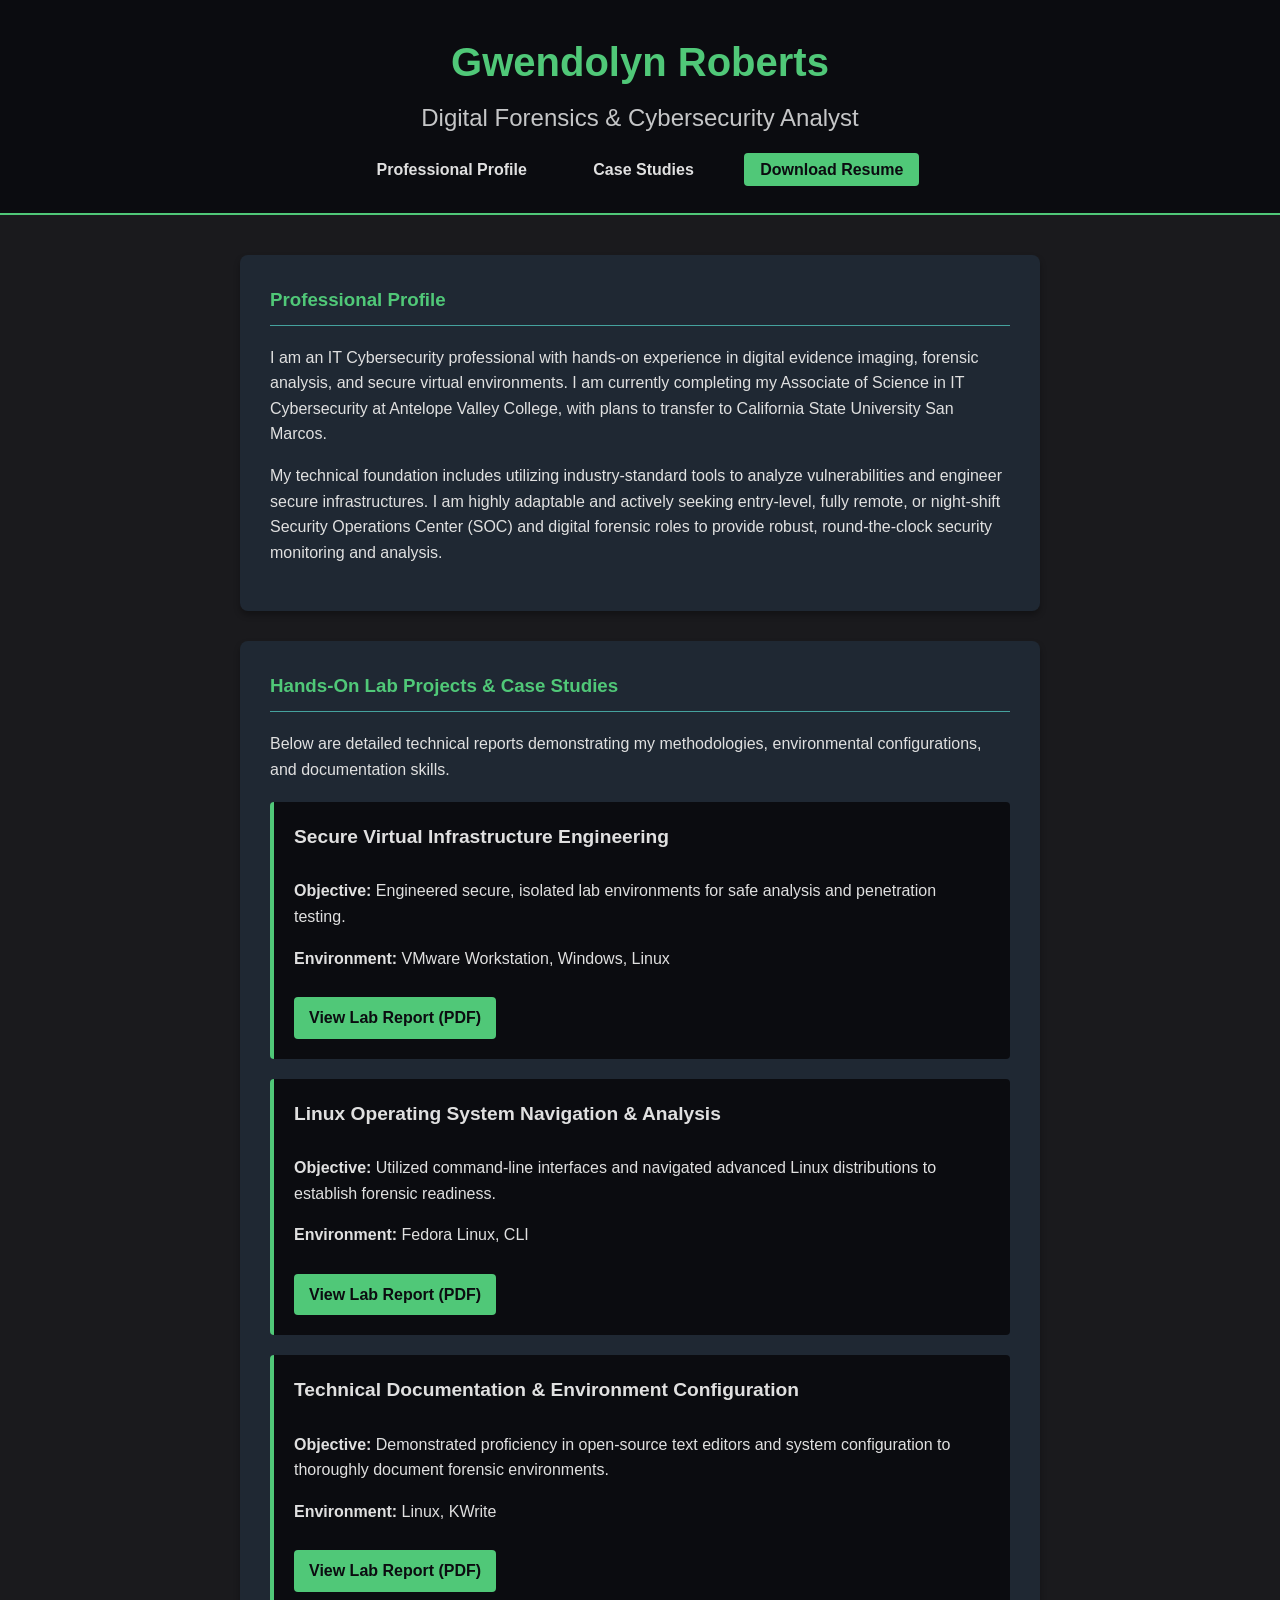
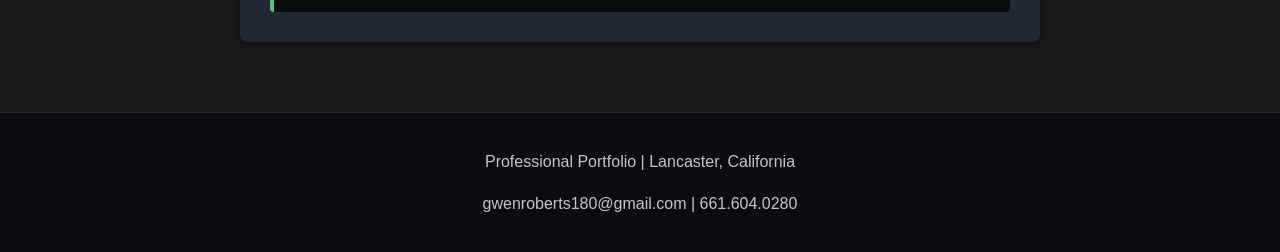
<file: index.html>
<html>
<head>
  <title>Gwendolyn Roberts | Cybersecurity Portfolio</title>
  <style>
    body {
      background-color: #1a1a1d;
      color: #e0e0e0;
      font-family: 'Segoe UI', Tahoma, Geneva, Verdana, sans-serif;
      margin: 0;
      padding: 0;
      line-height: 1.6;
    }

    .mainHeader {
      background-color: #0b0c10;
      padding: 30px 20px;
      text-align: center;
      border-bottom: 2px solid #50c878;
    }

    .mainHeader h1 {
      color: #50c878;
      margin: 0;
      font-size: 2.5em;
    }

    .mainHeader h2 {
      color: #c5c6c7;
      font-weight: 300;
      margin-top: 5px;
    }

    .navMenu {
      margin-top: 15px;
    }

    .navMenu a {
      color: #e0e0e0;
      text-decoration: none;
      margin: 0 15px;
      font-weight: bold;
      padding: 8px 16px;
      border-radius: 4px;
      transition: background-color 0.3s;
    }

    .navMenu a:hover {
      background-color: #1f2833;
      color: #50c878;
    }

    .navMenu a.resumeBtn {
      background-color: #50c878;
      color: #0b0c10;
    }

    .navMenu a.resumeBtn:hover {
      background-color: #2e8b57;
      color: #ffffff;
    }

    main {
      padding: 40px 20px;
      max-width: 800px;
      margin: auto;
    }

    .aboutSection, .portfolioSection {
      background-color: #1f2833;
      padding: 30px;
      margin-bottom: 30px;
      border-radius: 8px;
      box-shadow: 0 4px 6px rgba(0, 0, 0, 0.3);
    }

    h3 {
      color: #50c878;
      border-bottom: 1px solid #45a29e;
      padding-bottom: 10px;
      margin-top: 0;
    }

    .assignmentCard {
      background-color: #0b0c10;
      padding: 20px;
      margin-top: 20px;
      border-left: 4px solid #50c878;
      border-radius: 4px;
    }

    .assignmentCard h4 {
      margin-top: 0;
      color: #e0e0e0;
      font-size: 1.2em;
    }

    .assignmentCard a {
      display: inline-block;
      margin-top: 10px;
      color: #0b0c10;
      background-color: #50c878;
      padding: 8px 15px;
      text-decoration: none;
      font-weight: bold;
      border-radius: 4px;
      transition: background-color 0.3s;
    }

    .assignmentCard a:hover {
      background-color: #2e8b57;
      color: #ffffff;
    }

    .siteFooter {
      text-align: center;
      padding: 20px;
      background-color: #0b0c10;
      color: #c5c6c7;
      border-top: 1px solid #1f2833;
    }
  </style>
</head>
<body>
  <header class="mainHeader">
    <h1>Gwendolyn Roberts</h1>
    <h2>Digital Forensics & Cybersecurity Analyst</h2>
    <nav class="navMenu">
      <a href="#about">Professional Profile</a>
      <a href="#portfolio">Case Studies</a>
      <a href="Gwendolyn_Resume.pdf" target="_blank" class="resumeBtn">Download Resume</a>
    </nav>
  </header>

  <main>
    <section id="about" class="aboutSection">
      <h3>Professional Profile</h3>
      <p>I am an IT Cybersecurity professional with hands-on experience in digital evidence imaging, forensic analysis, and secure virtual environments. I am currently completing my Associate of Science in IT Cybersecurity at Antelope Valley College, with plans to transfer to California State University San Marcos.</p>
      <p>My technical foundation includes utilizing industry-standard tools to analyze vulnerabilities and engineer secure infrastructures. I am highly adaptable and actively seeking entry-level, fully remote, or night-shift Security Operations Center (SOC) and digital forensic roles to provide robust, round-the-clock security monitoring and analysis.</p>
    </section>

    <section id="portfolio" class="portfolioSection">
      <h3>Hands-On Lab Projects & Case Studies</h3>
      <p>Below are detailed technical reports demonstrating my methodologies, environmental configurations, and documentation skills.</p>

      <div class="assignmentCard">
        <h4>Secure Virtual Infrastructure Engineering</h4>
        <p><strong>Objective:</strong> Engineered secure, isolated lab environments for safe analysis and penetration testing.</p>
        <p><strong>Environment:</strong> VMware Workstation, Windows, Linux</p>
        <a href="Creating_a_Virtual_Machine.pdf" target="_blank">View Lab Report (PDF)</a>
      </div>

      <div class="assignmentCard">
        <h4>Linux Operating System Navigation & Analysis</h4>
        <p><strong>Objective:</strong> Utilized command-line interfaces and navigated advanced Linux distributions to establish forensic readiness.</p>
        <p><strong>Environment:</strong> Fedora Linux, CLI</p>
        <a href="Exploring_the_Fedora_Linux_Interface.pdf" target="_blank">View Lab Report (PDF)</a>
      </div>

      <div class="assignmentCard">
        <h4>Technical Documentation & Environment Configuration</h4>
        <p><strong>Objective:</strong> Demonstrated proficiency in open-source text editors and system configuration to thoroughly document forensic environments.</p>
        <p><strong>Environment:</strong> Linux, KWrite</p>
        <a href="KWrite_Text_Editor.pdf" target="_blank">View Lab Report (PDF)</a>
      </div>
    </section>
  </main>

  <footer class="siteFooter">
    <p>Professional Portfolio | Lancaster, California</p>
    <p>gwenroberts180@gmail.com | 661.604.0280</p>
  </footer>
</body>
</html>
</file>
